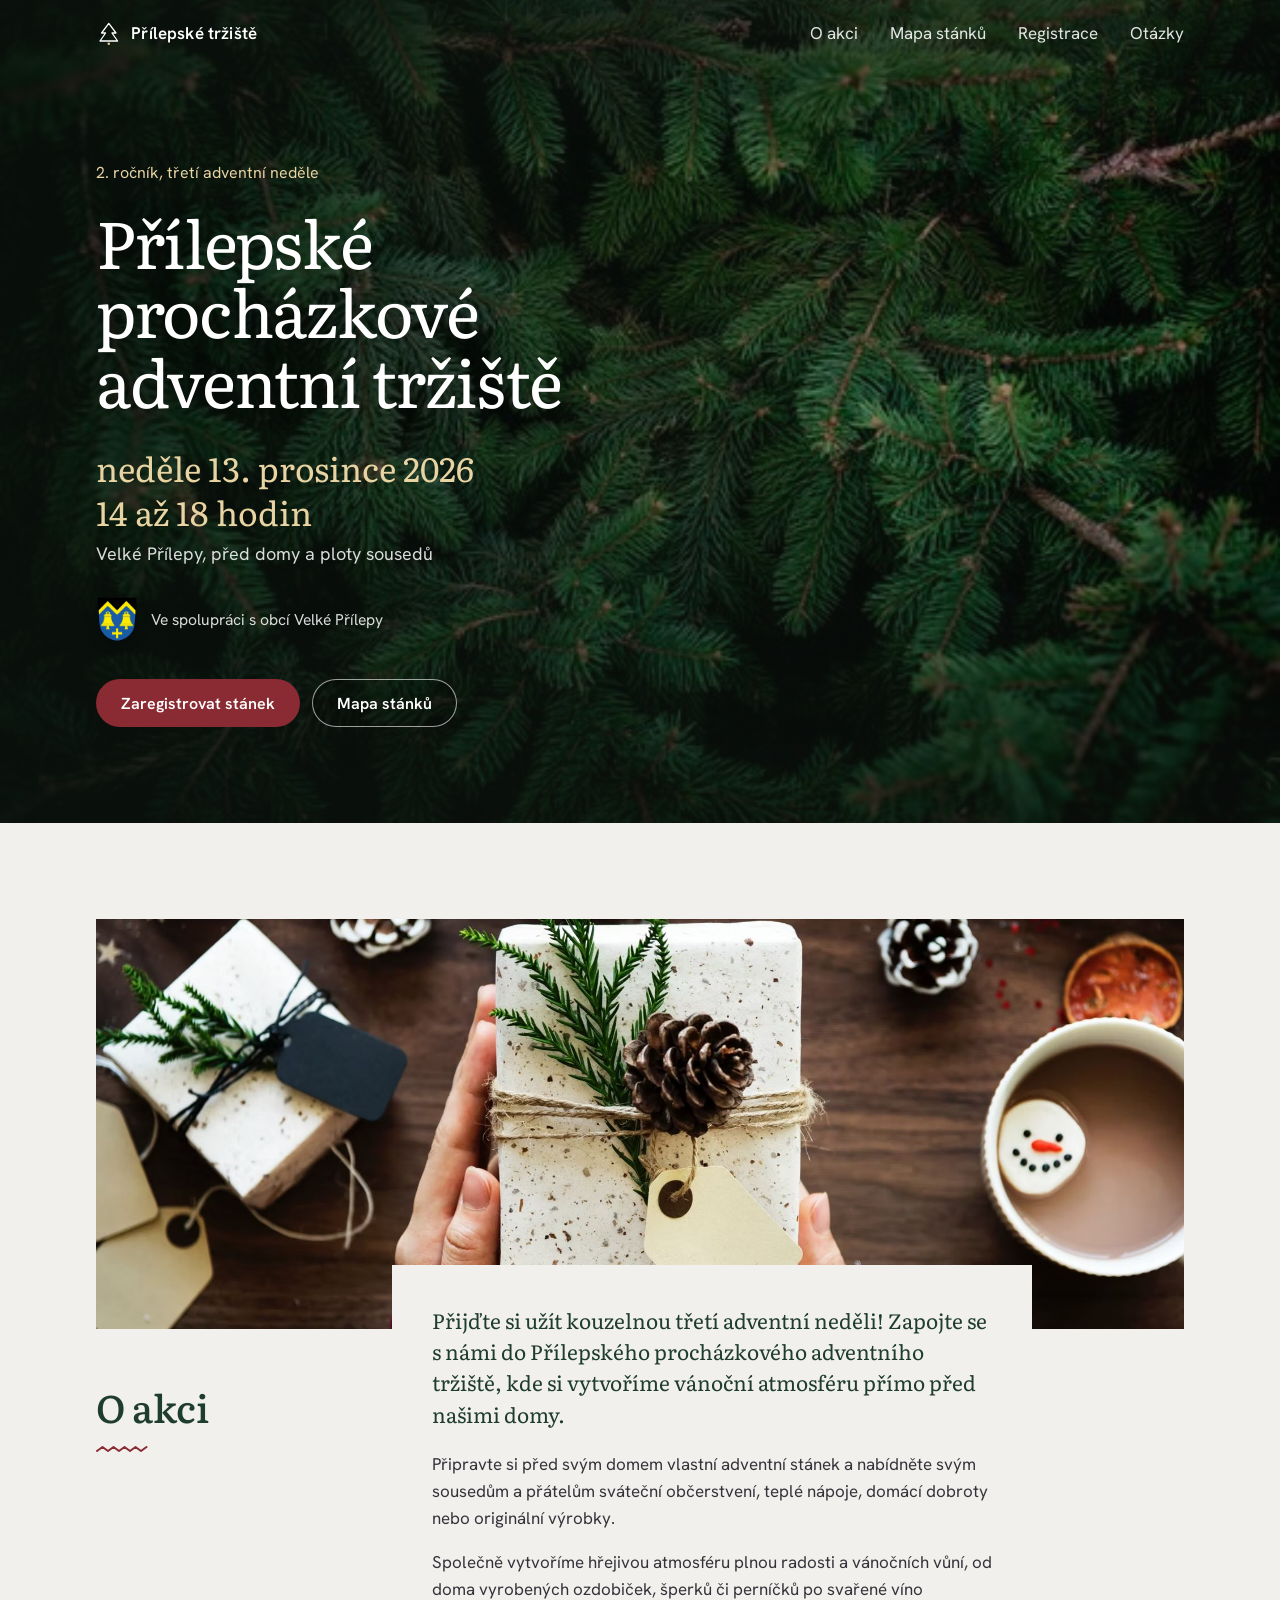
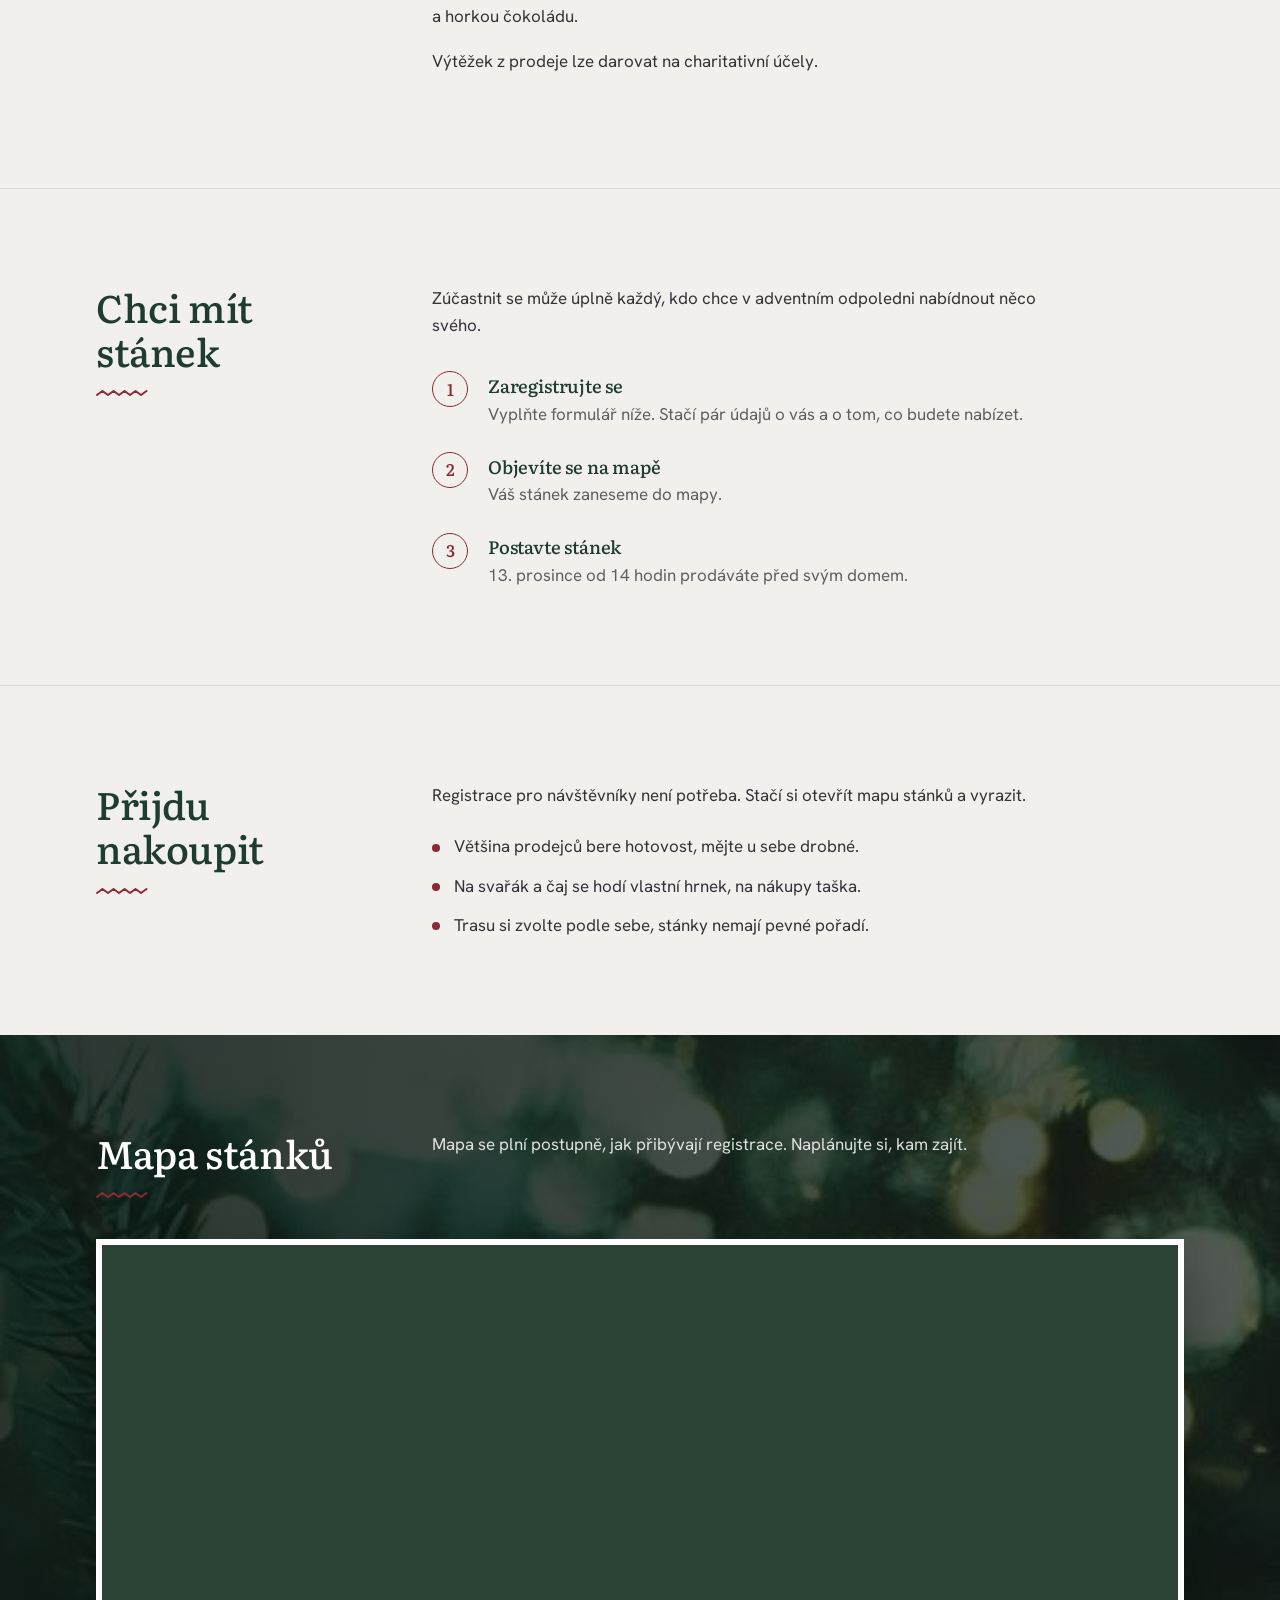
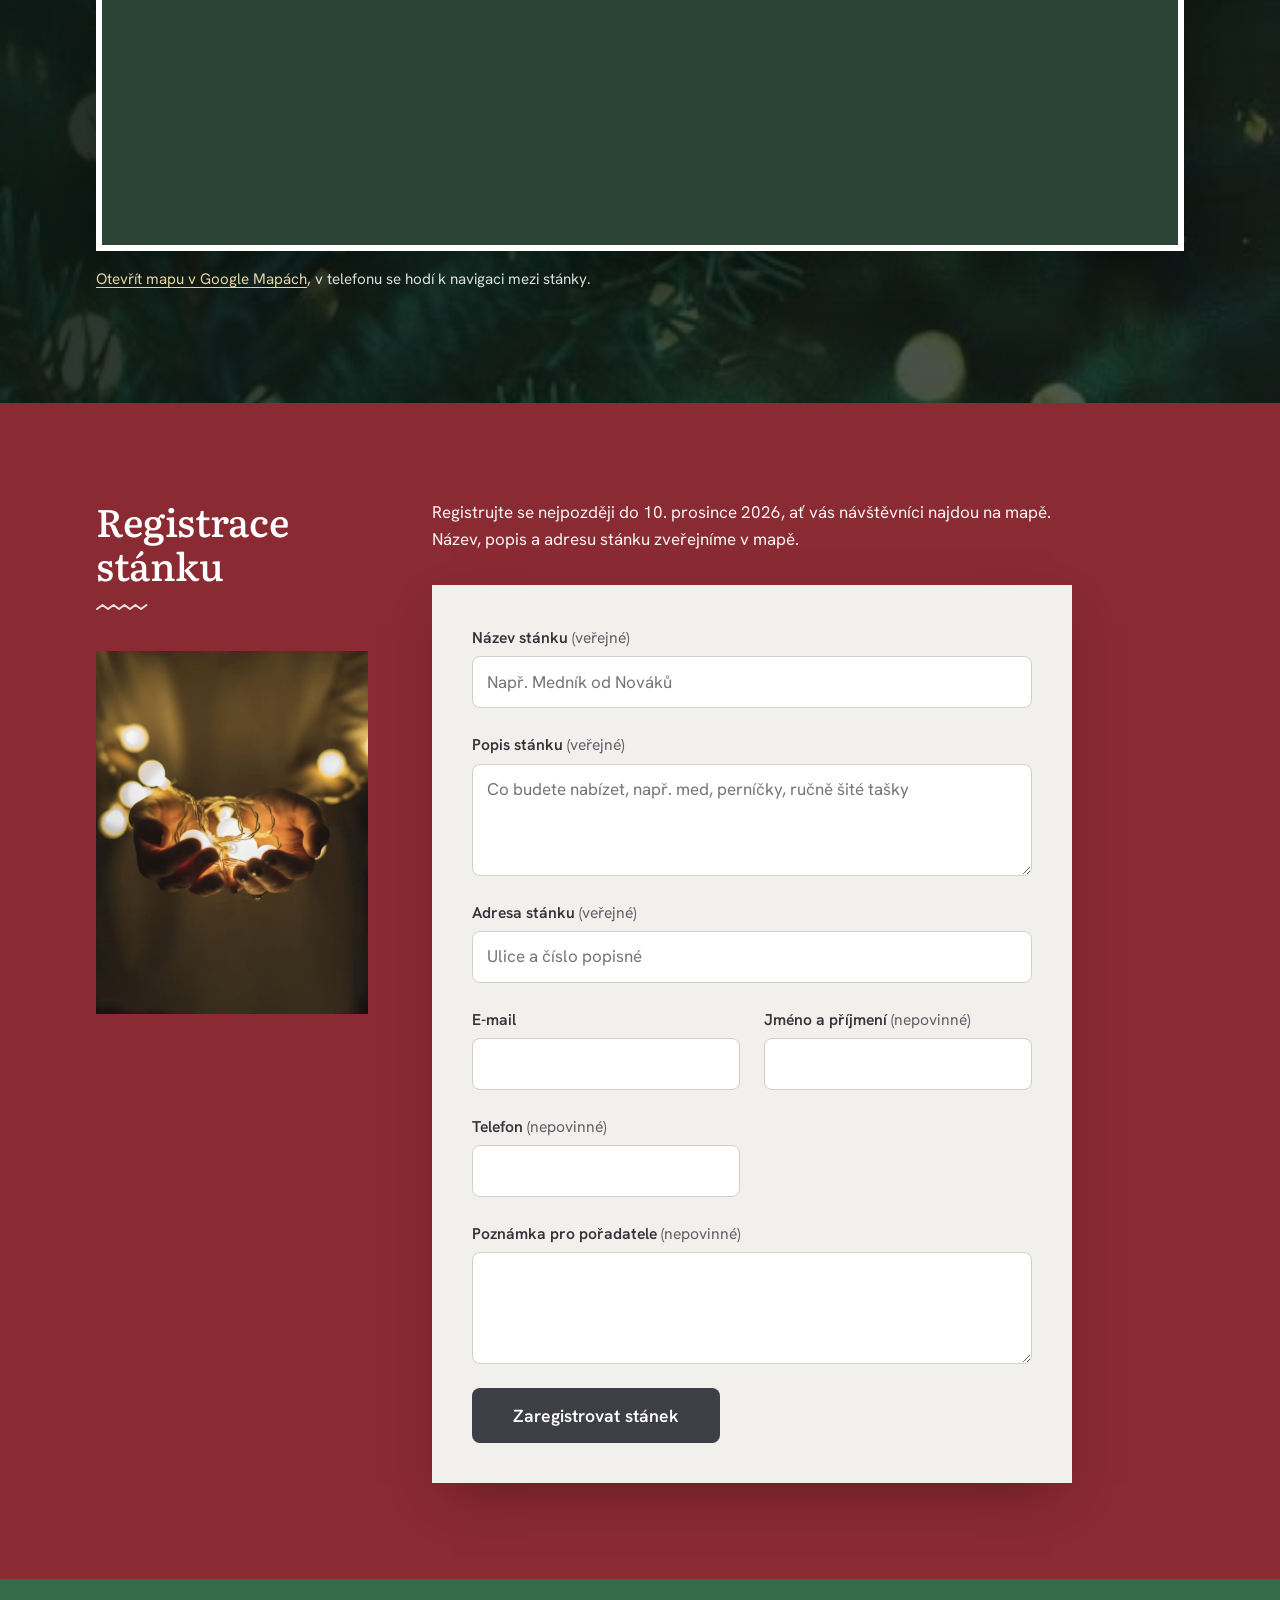
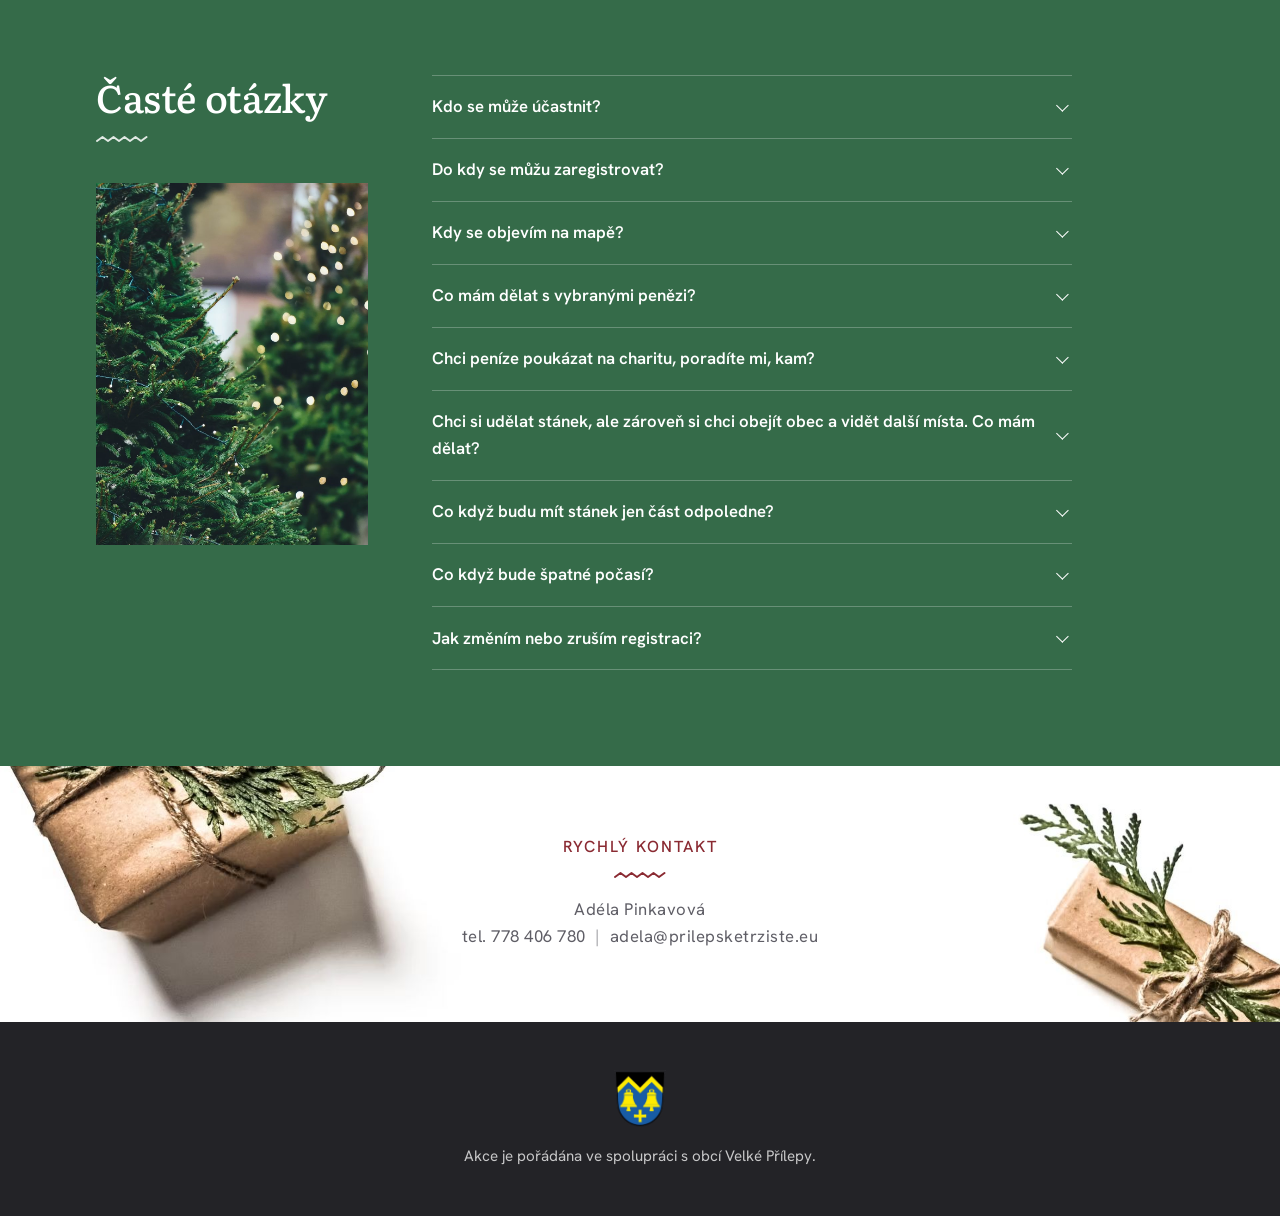
<file: index.html>
<!doctype html>
<html lang="cs">
<head>
<meta charset="utf-8">
<meta name="viewport" content="width=device-width, initial-scale=1">
<title>Přílepské procházkové adventní tržiště 2026</title>
<meta name="description" content="Neděle 13. prosince 2026 od 14 do 18 hodin ve Velkých Přílepech. Sousedé prodávají domácí výrobky před svými domy, vy se procházíte obcí podle mapy stánků. Registrace stánků online.">
<meta property="og:title" content="Přílepské procházkové adventní tržiště 2026">
<meta property="og:description" content="13. prosince 2026, 14–18 h, Velké Přílepy. Stánky před domy, mapa stánků a registrace.">
<meta property="og:type" content="website">
<meta property="og:url" content="https://prilepsketrziste.eu/">
<meta property="og:image" content="https://prilepsketrziste.eu/img/foto-oakci.jpg">
<meta name="theme-color" content="#142a20">
<link rel="icon" href="favicon.svg" type="image/svg+xml">
<link rel="preload" href="fonts/literata-latin-wght-normal.woff2" as="font" type="font/woff2" crossorigin>
<link rel="preload" href="fonts/hanken-grotesk-latin-wght-normal.woff2" as="font" type="font/woff2" crossorigin>
<link rel="stylesheet" href="styles.css">
</head>
<body>
<a class="skip" href="#obsah">Přeskočit na obsah</a>

<header class="lista">
  <div class="obal">
    <a class="znacka" href="#top" aria-label="Přílepské tržiště – úvod">
      <svg viewBox="0 0 32 32" aria-hidden="true"><path d="M16 3 L25 15 H20 L27 25 H5 L12 15 H7 Z" fill="none" stroke="currentColor" stroke-width="1.6" stroke-linejoin="round"/><circle cx="16" cy="28.5" r="1.6" fill="#e2c88f"/></svg>
      Přílepské tržiště
    </a>
    <nav aria-label="Hlavní navigace">
      <a href="#o-akci">O&nbsp;akci</a>
      <a href="#mapa">Mapa stánků</a>
      <a href="#registrace">Registrace</a>
      <a href="#otazky">Otázky</a>
    </nav>
  </div>
</header>

<section class="uvod" id="top">
  <div class="obal">
    <div class="uvod-text">
      <p class="rocnik">2.&nbsp;ročník, třetí adventní neděle</p>
      <h1>Přílepské procházkové adventní tržiště</h1>
      <div class="termin">
        <span class="den">neděle 13.&nbsp;prosince 2026</span>
        <span class="den">14 až 18 hodin</span>
        <span class="kde">Velké Přílepy, před domy a&nbsp;ploty sousedů</span>
      </div>
      <p class="spoluprace"><img src="img/logo-obec.png" alt="Znak obce Velké Přílepy" width="110" height="124">Ve spolupráci s&nbsp;obcí Velké Přílepy</p>
      <div class="akce">
        <a class="tlacitko tlacitko-hlavni" href="#registrace">Zaregistrovat stánek</a>
        <a class="tlacitko tlacitko-obrys" href="#mapa">Mapa stánků</a>
      </div>
    </div>
  </div>
</section>

<main id="obsah">

  <div class="obal banner-obal"><div class="banner" role="img" aria-label="Dárek zabalený s jedlovou větvičkou a šiškou, vedle hrnek kakaa"></div></div>

  <section class="sekce sekce-svetla o-akci" id="o-akci">
    <div class="obal dvousloupec karta">
      <h2>O&nbsp;akci</h2>
      <div class="text">
        <p class="perex">Přijďte si užít kouzelnou třetí adventní neděli! Zapojte se s&nbsp;námi do Přílepského procházkového adventního tržiště, kde si vytvoříme vánoční atmosféru přímo před našimi domy.</p>
        <p>Připravte si před svým domem vlastní adventní stánek a&nbsp;nabídněte svým sousedům a&nbsp;přátelům sváteční občerstvení, teplé nápoje, domácí dobroty nebo originální výrobky.</p>
        <p>Společně vytvoříme hřejivou atmosféru plnou radosti a&nbsp;vánočních vůní, od doma vyrobených ozdobiček, šperků či perníčků po svařené víno a&nbsp;horkou čokoládu.</p>
        <p>Výtěžek z&nbsp;prodeje lze darovat na charitativní účely.</p>
      </div>
    </div>
  </section>

  <section class="sekce sekce-svetla" id="prodejci">
    <div class="obal dvousloupec">
      <h2>Chci mít stánek</h2>
      <div class="text">
        <p>Zúčastnit se může úplně každý, kdo chce v&nbsp;adventním odpoledni nabídnout něco svého.</p>
        <ol class="kroky">
          <li><h3>Zaregistrujte se</h3><p>Vyplňte formulář níže. Stačí pár údajů o&nbsp;vás a&nbsp;o&nbsp;tom, co budete nabízet.</p></li>
          <li><h3>Objevíte se na mapě</h3><p>Váš stánek zaneseme do mapy.</p></li>
          <li><h3>Postavte stánek</h3><p>13.&nbsp;prosince od 14 hodin prodáváte před svým domem.</p></li>
        </ol>
      </div>
    </div>
  </section>

  <section class="sekce sekce-svetla" id="navstevnici">
    <div class="obal dvousloupec">
      <h2>Přijdu nakoupit</h2>
      <div class="text">
        <p>Registrace pro návštěvníky není potřeba. Stačí si otevřít mapu stánků a&nbsp;vyrazit.</p>
        <ul class="rady">
          <li>Většina prodejců bere hotovost, mějte u&nbsp;sebe drobné.</li>
          <li>Na svařák a&nbsp;čaj se hodí vlastní hrnek, na nákupy taška.</li>
          <li>Trasu si zvolte podle sebe, stánky nemají pevné pořadí.</li>
        </ul>
      </div>
    </div>
  </section>

  <section class="sekce mapa-sekce" id="mapa">
    <div class="obal">
      <div class="dvousloupec">
        <h2>Mapa stánků</h2>
        <div class="text">
          <p>Mapa se plní postupně, jak přibývají registrace. Naplánujte si, kam zajít.</p>
        </div>
      </div>
      <div class="mapa-ram">
        <iframe src="https://www.google.com/maps/d/embed?mid=1ZEdaFKZbdHXLk3kvcjv60dHEAOLEF6A&amp;ll=50.159321%2C14.318281&amp;z=16" title="Mapa stánků Přílepského adventního tržiště" loading="lazy"></iframe>
      </div>
      <p class="mapa-odkaz"><a href="https://www.google.com/maps/d/viewer?mid=1ZEdaFKZbdHXLk3kvcjv60dHEAOLEF6A" target="_blank" rel="noopener">Otevřít mapu v&nbsp;Google Mapách</a>, v&nbsp;telefonu se hodí k&nbsp;navigaci mezi stánky.</p>
    </div>
  </section>

  <section class="sekce registrace" id="registrace">
    <div class="obal dvousloupec">
      <div class="hlava">
        <h2>Registrace stánku</h2>
        <div class="foto" aria-hidden="true"></div>
      </div>
      <div class="text">
        <p class="uvodni">Registrujte se nejpozději do 10.&nbsp;prosince 2026, ať vás návštěvníci najdou na mapě. Název, popis a&nbsp;adresu stánku zveřejníme v&nbsp;mapě.</p>

        <form class="formular" name="registrace" method="POST" action="/dekujeme.html" data-netlify="true" netlify-honeypot="bot-field">
          <input type="hidden" name="form-name" value="registrace">
          <p class="skryte"><label>Toto pole nevyplňujte: <input name="bot-field" tabindex="-1" autocomplete="off"></label></p>

          <div class="pole">
            <label for="nazev">Název stánku <span class="nepovinne">(veřejné)</span></label>
            <input id="nazev" name="nazev_stanku" type="text" placeholder="Např. Medník od Nováků" required>
          </div>

          <div class="pole">
            <label for="popis">Popis stánku <span class="nepovinne">(veřejné)</span></label>
            <textarea id="popis" name="popis_stanku" required placeholder="Co budete nabízet, např. med, perníčky, ručně šité tašky"></textarea>
          </div>

          <div class="pole">
            <label for="adresa">Adresa stánku <span class="nepovinne">(veřejné)</span></label>
            <input id="adresa" name="adresa" type="text" autocomplete="street-address" placeholder="Ulice a číslo popisné" required>
          </div>

          <div class="radek radek-2">
            <div class="pole">
              <label for="email">E-mail</label>
              <input id="email" name="email" type="email" autocomplete="email" required>
            </div>
            <div class="pole">
              <label for="jmeno">Jméno a&nbsp;příjmení <span class="nepovinne">(nepovinné)</span></label>
              <input id="jmeno" name="jmeno" type="text" autocomplete="name">
            </div>
          </div>

          <div class="radek radek-2">
            <div class="pole">
              <label for="telefon">Telefon <span class="nepovinne">(nepovinné)</span></label>
              <input id="telefon" name="telefon" type="tel" autocomplete="tel">
            </div>
          </div>

          <div class="pole">
            <label for="poznamka">Poznámka pro pořadatele <span class="nepovinne">(nepovinné)</span></label>
            <textarea id="poznamka" name="poznamka"></textarea>
          </div>

          <div class="odeslat">
            <button class="tlacitko tlacitko-hlavni" type="submit">Zaregistrovat stánek</button>
          </div>
        </form>
      </div>
    </div>
  </section>

  <section class="sekce otazky-sekce" id="otazky">
    <div class="obal dvousloupec">
      <div class="hlava">
        <h2>Časté otázky</h2>
        <div class="foto" aria-hidden="true"></div>
      </div>
      <div class="text otazky">
        <details>
          <summary>Kdo se může účastnit?</summary>
          <p>Úplně každý. Ten, kdo vyrábí třeba domácí ozdoby; ten, kdo napekl moc cukroví a&nbsp;chce ho prodat sousedům; děti, které vždycky toužily mít svůj prodejní stánek; i&nbsp;ti, co si chtějí jen popovídat se sousedy a&nbsp;uvaří k&nbsp;tomu grog nebo kakao.</p>
        </details>
        <details>
          <summary>Do kdy se můžu zaregistrovat?</summary>
          <p>Nejpozději do 10.&nbsp;prosince 2026. Čím dřív, tím líp, ať vás návštěvníci najdou na mapě už při plánování trasy.</p>
        </details>
        <details>
          <summary>Kdy se objevím na mapě?</summary>
          <p>Registrace procházíme ručně, obvykle do několika dnů. Pokud by něco chybělo, ozveme se vám na e-mail.</p>
        </details>
        <details>
          <summary>Co mám dělat s&nbsp;vybranými penězi?</summary>
          <p>Někdo se rozhodne si tržbu ponechat, někdo ji zase poukáže na dobročinné účely. Někdo například rozdělí výtěžek napůl – na pokrytí svých nákladů a&nbsp;na charitu. Vše je v&nbsp;pořádku.</p>
        </details>
        <details>
          <summary>Chci peníze poukázat na charitu, poradíte mi, kam?</summary>
          <p>Pokud chcete utržené peníze poukázat na charitu a&nbsp;nevíte kam, ozvěte se nám. Máme ověřené dobročinné organizace, kam sami roky přispíváme a&nbsp;důvěřujeme jim, můžeme vám dát kontakt. Není nicméně cílem podporovat jednu konkrétní organizaci, konečné rozhodnutí je na každém účastníkovi.</p>
        </details>
        <details>
          <summary>Chci si udělat stánek, ale zároveň si chci obejít obec a&nbsp;vidět další místa. Co mám dělat?</summary>
          <p>Pokud chcete, můžete také vyrazit na procházku a&nbsp;svůj stánek nechat chvíli žít vlastním životem. Nechte na místě kasičku nebo papír s&nbsp;QR kódem a&nbsp;případně i&nbsp;popis vašeho zboží nebo vzkaz zákazníkům.</p>
        </details>
        <details>
          <summary>Co když budu mít stánek jen část odpoledne?</summary>
          <p>Nevadí. Napište nám to do poznámky v&nbsp;registraci a&nbsp;čas uvedeme v&nbsp;mapě, aby k&nbsp;vám nikdo nepřišel zbytečně.</p>
        </details>
        <details>
          <summary>Co když bude špatné počasí?</summary>
          <p>Tržiště se koná za každého počasí. Jestli si stánek postavíte pod přístřeškem, ve vjezdu nebo v&nbsp;altánu, je na vás.</p>
        </details>
        <details>
          <summary>Jak změním nebo zruším registraci?</summary>
          <p>Napište nám na <a href="mailto:adela@prilepsketrziste.eu">adela@prilepsketrziste.eu</a> a&nbsp;údaje v&nbsp;mapě upravíme nebo stánek odebereme.</p>
        </details>
      </div>
    </div>
  </section>

</main>

<section class="kontakt" aria-labelledby="kontakt-nadpis">
  <h2 id="kontakt-nadpis">Rychlý kontakt</h2>
  <p>Adéla Pinkavová</p>
  <p><a href="tel:+420778406780">tel. 778&nbsp;406&nbsp;780</a><span class="oddel">|</span><a href="mailto:adela@prilepsketrziste.eu">adela@prilepsketrziste.eu</a></p>
</section>

<footer class="paticka">
  <img src="img/logo-obec.png" alt="Znak obce Velké Přílepy" width="110" height="124">
  <p>Akce je pořádána ve spolupráci s&nbsp;obcí Velké Přílepy.</p>
</footer>
</body>
</html>
</file>
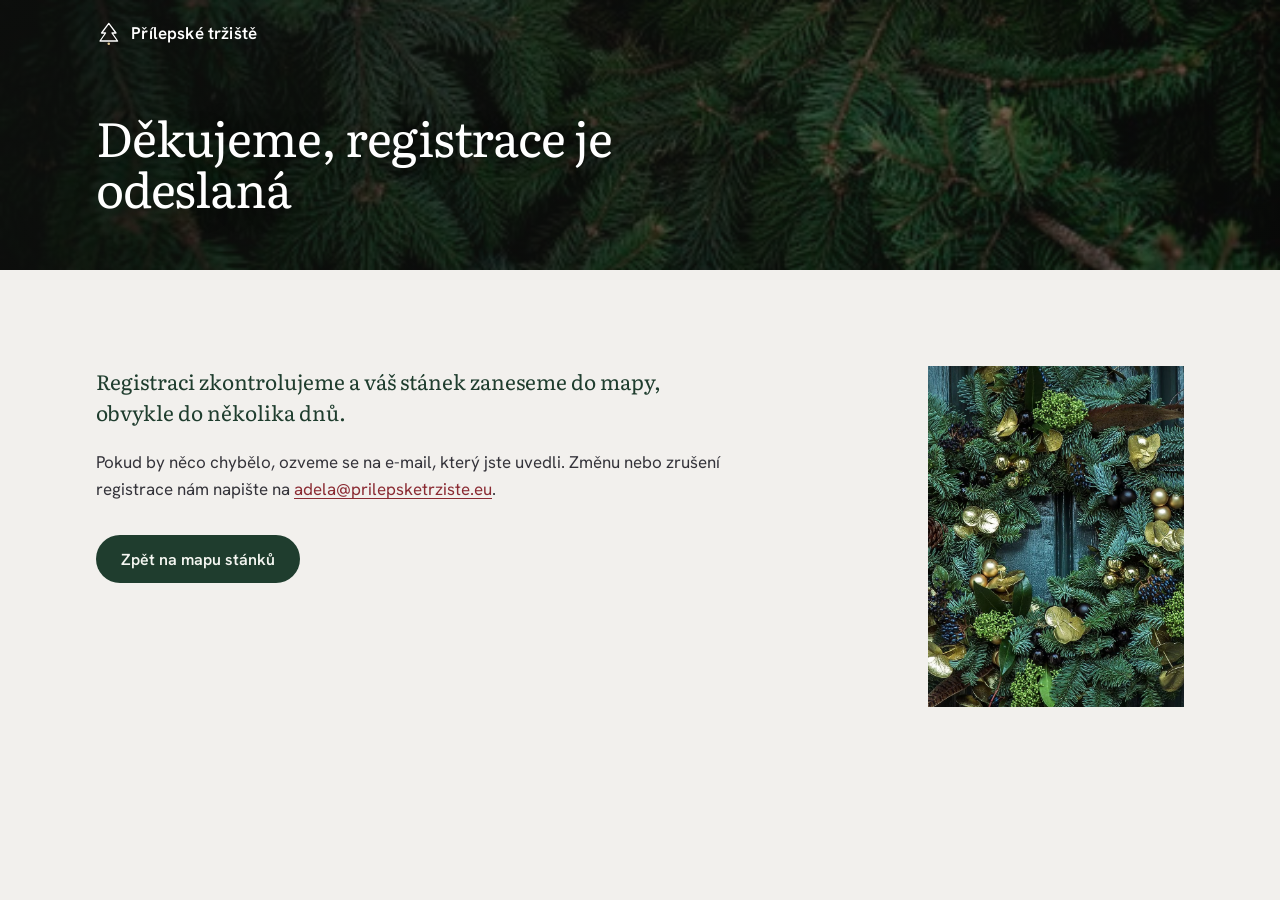
<file: dekujeme.html>
<!doctype html>
<html lang="cs">
<head>
<meta charset="utf-8">
<meta name="viewport" content="width=device-width, initial-scale=1">
<title>Registrace odeslána – Přílepské tržiště</title>
<meta name="robots" content="noindex">
<meta name="theme-color" content="#142a20">
<link rel="icon" href="favicon.svg" type="image/svg+xml">
<link rel="stylesheet" href="styles.css">
</head>
<body class="podstranka">
<header class="lista">
  <div class="obal">
    <a class="znacka" href="/">
      <svg viewBox="0 0 32 32" aria-hidden="true"><path d="M16 3 L25 15 H20 L27 25 H5 L12 15 H7 Z" fill="none" stroke="currentColor" stroke-width="1.6" stroke-linejoin="round"/><circle cx="16" cy="28.5" r="1.6" fill="#e2c88f"/></svg>
      Přílepské tržiště
    </a>
  </div>
</header>
<section class="uvod">
  <div class="obal">
    <div class="uvod-text">
      <h1>Děkujeme, registrace je odeslaná</h1>
    </div>
  </div>
</section>
<main class="sekce">
  <div class="obal dekujeme-obsah">
    <div class="dokument">
    <p class="perex" style="font-family:var(--serif);font-size:1.3rem;color:var(--jedle)">Registraci zkontrolujeme a&nbsp;váš stánek zaneseme do mapy, obvykle do několika dnů.</p>
    <p>Pokud by něco chybělo, ozveme se na e-mail, který jste uvedli. Změnu nebo zrušení registrace nám napište na <a href="mailto:adela@prilepsketrziste.eu">adela@prilepsketrziste.eu</a>.</p>
    <p style="margin-top:2rem"><a class="tlacitko tlacitko-hlavni" style="background:var(--jedle);color:#f4f6f1" href="/#mapa">Zpět na mapu stánků</a></p>
    </div>
    <div class="foto" aria-hidden="true"></div>
  </div>
</main>
</body>
</html>
</file>
<file: styles.css>
/* Přílepské procházkové adventní tržiště – styly */

@font-face {
  font-family: "Literata";
  src: url("fonts/literata-latin-ext-wght-normal.woff2") format("woff2-variations");
  font-weight: 200 900; font-style: normal; font-display: swap;
  unicode-range: U+0100-02BA, U+02BD-02C5, U+02C7-02CC, U+02CE-02D7, U+02DD-02FF, U+0304, U+0308, U+0329, U+1D00-1DBF, U+1E00-1E9F, U+1EF2-1EFF, U+2020, U+20A0-20AB, U+20AD-20C0, U+2113, U+2C60-2C7F, U+A720-A7FF;
}
@font-face {
  font-family: "Literata";
  src: url("fonts/literata-latin-wght-normal.woff2") format("woff2-variations");
  font-weight: 200 900; font-style: normal; font-display: swap;
  unicode-range: U+0000-00FF, U+0131, U+0152-0153, U+02BB-02BC, U+02C6, U+02DA, U+02DC, U+0304, U+0308, U+0329, U+2000-206F, U+20AC, U+2122, U+2191, U+2193, U+2212, U+2215, U+FEFF, U+FFFD;
}
@font-face {
  font-family: "Hanken Grotesk";
  src: url("fonts/hanken-grotesk-latin-ext-wght-normal.woff2") format("woff2-variations");
  font-weight: 100 900; font-style: normal; font-display: swap;
  unicode-range: U+0100-02BA, U+02BD-02C5, U+02C7-02CC, U+02CE-02D7, U+02DD-02FF, U+0304, U+0308, U+0329, U+1D00-1DBF, U+1E00-1E9F, U+1EF2-1EFF, U+2020, U+20A0-20AB, U+20AD-20C0, U+2113, U+2C60-2C7F, U+A720-A7FF;
}
@font-face {
  font-family: "Hanken Grotesk";
  src: url("fonts/hanken-grotesk-latin-wght-normal.woff2") format("woff2-variations");
  font-weight: 100 900; font-style: normal; font-display: swap;
  unicode-range: U+0000-00FF, U+0131, U+0152-0153, U+02BB-02BC, U+02C6, U+02DA, U+02DC, U+0304, U+0308, U+0329, U+2000-206F, U+20AC, U+2122, U+2191, U+2193, U+2212, U+2215, U+FEFF, U+FFFD;
}

:root {
  --pozadi: #f2f0ed;       /* teplá světle šedá jako na původním webu */
  --bila: #ffffff;
  --jedle: #1f3d2e;        /* tmavá jedlová – nadpisy */
  --jedle-noc: #13241b;
  --zelena: #356b49;       /* zelený panel s otázkami */
  --cervena: #8a2a32;      /* bordó akcent */
  --cervena-svetla: #a3373f;
  --grafit: #232327;       /* patička */
  --tlacitko: #3e3e46;
  --inkoust: #34333a;
  --inkoust-2: #5f5e66;
  --linka: #dcd8d2;
  --zlato-svetle: #e8d3a2;

  --serif: "Literata", Georgia, "Times New Roman", serif;
  --sans: "Hanken Grotesk", system-ui, -apple-system, "Segoe UI", sans-serif;
  --mira: 40rem;
  --vlnka: url("data:image/svg+xml,%3Csvg xmlns='http://www.w3.org/2000/svg' width='52' height='8' viewBox='0 0 52 8'%3E%3Cpath d='M1 6 L6.5 2 L12 6 L17.5 2 L23 6 L28.5 2 L34 6 L39.5 2 L45 6 L50.5 2' fill='none' stroke='%238a2a32' stroke-width='2' stroke-linecap='round' stroke-linejoin='round'/%3E%3C/svg%3E");
}

*, *::before, *::after { box-sizing: border-box; }
html { -webkit-text-size-adjust: 100%; scroll-behavior: smooth; }
@media (prefers-reduced-motion: reduce) { html { scroll-behavior: auto; } }

body {
  margin: 0;
  background: var(--pozadi);
  color: var(--inkoust);
  font-family: var(--sans);
  font-size: 1.0625rem;
  line-height: 1.6;
  font-feature-settings: "kern", "liga";
  text-rendering: optimizeLegibility;
}

img, svg, iframe { display: block; max-width: 100%; }
a { color: var(--cervena); text-decoration-thickness: 1px; text-underline-offset: 0.18em; }
a:hover { color: var(--jedle); }
:focus-visible { outline: 2px solid var(--cervena); outline-offset: 3px; border-radius: 2px; }

h1, h2, h3 { font-family: var(--serif); font-weight: 500; line-height: 1.15; margin: 0; letter-spacing: -0.01em; }
h2 { font-size: clamp(1.75rem, 1.3rem + 1.6vw, 2.4rem); color: var(--jedle); }
/* červená vlnka pod nadpisem jako na původním webu */
h2::after { content: ""; display: block; width: 52px; height: 8px; margin-top: 1rem; background: var(--vlnka) no-repeat; }
h3 { font-size: 1.2rem; color: var(--jedle); }
p { margin: 0 0 1em; }

.skip { position: absolute; left: -999px; top: 0.5rem; background: var(--bila); padding: 0.5rem 1rem; z-index: 10; }
.skip:focus { left: 0.5rem; }

.obal { width: 100%; max-width: 72rem; margin: 0 auto; padding: 0 1.25rem; }
@media (min-width: 48rem) { .obal { padding: 0 2rem; } }

/* ---------- Navigace ---------- */
.lista { position: absolute; inset: 0 0 auto 0; z-index: 5; color: #fff; }
.lista .obal { display: flex; justify-content: space-between; align-items: center; gap: 1rem; padding-top: 1.25rem; padding-bottom: 1.25rem; }
.znacka { display: flex; align-items: center; gap: 0.6rem; color: inherit; text-decoration: none; font-weight: 600; letter-spacing: 0.01em; }
.znacka svg { width: 1.6rem; height: 1.6rem; }
.lista nav { display: none; }
.lista nav a { color: inherit; text-decoration: none; margin-left: 1.75rem; opacity: 0.88; }
.lista nav a:hover { opacity: 1; color: var(--zlato-svetle); }
@media (min-width: 52rem) { .lista nav { display: block; } }

/* ---------- Úvod: fotka přes celou šířku ---------- */
.uvod {
  position: relative; isolation: isolate;
  min-height: min(50rem, 100svh);
  display: flex; align-items: flex-end;
  color: #fff;
  padding: 8rem 0 4rem;
  background:
    linear-gradient(90deg, rgba(10,18,13,.8) 0%, rgba(10,18,13,.55) 50%, rgba(10,18,13,.3) 100%),
    linear-gradient(0deg, rgba(14,16,14,.55) 0%, rgba(14,16,14,0) 40%),
    linear-gradient(180deg, rgba(14,16,14,.55) 0%, rgba(14,16,14,0) 10rem),
    url("img/foto-uvod.jpg") center / cover no-repeat,
    var(--jedle-noc);
}
@media (max-width: 47.99rem) {
  .uvod {
    background:
      linear-gradient(0deg, rgba(14,16,14,.9) 0%, rgba(14,16,14,.65) 60%, rgba(14,16,14,.45) 100%),
      url("img/foto-uvod.jpg") center / cover no-repeat,
      var(--jedle-noc);
  }
}
@media (min-width: 48rem) { .uvod { padding: 10rem 0 6rem; align-items: center; } }

.uvod-text { max-width: 36rem; }
.rocnik { font-size: 1rem; color: var(--zlato-svetle); margin: 0 0 1.25rem; }
.uvod h1 {
  font-size: clamp(2.3rem, 1.4rem + 3.6vw, 4.1rem);
  font-weight: 400; line-height: 1.06; letter-spacing: -0.02em;
  text-shadow: 0 2px 24px rgba(0,0,0,.45);
}
.termin { margin: 2rem 0 0; display: grid; gap: 0.1rem; }
.termin .den {
  font-family: var(--serif);
  font-size: clamp(1.5rem, 1.15rem + 1.4vw, 2.1rem);
  color: var(--zlato-svetle); line-height: 1.25;
}
.termin .kde { font-size: 1.125rem; color: rgba(255,255,255,.85); margin-top: 0.4rem; }

.spoluprace { display: flex; align-items: center; gap: 0.85rem; margin: 1.75rem 0 2.25rem; color: rgba(255,255,255,.85); font-size: 0.98rem; }
.spoluprace img { width: 2.6rem; height: auto; flex: none; filter: drop-shadow(0 2px 6px rgba(0,0,0,.35)); }

.akce { display: flex; flex-wrap: wrap; gap: 0.75rem; }
.tlacitko {
  display: inline-flex; align-items: center; justify-content: center;
  min-height: 3rem; padding: 0.7rem 1.5rem;
  border-radius: 999px; border: 1px solid transparent;
  font: 600 1rem/1.2 var(--sans); text-decoration: none; cursor: pointer;
  transition: background-color .2s, color .2s, border-color .2s;
}
.tlacitko-hlavni { background: var(--cervena); color: #fff; }
.tlacitko-hlavni:hover { background: var(--cervena-svetla); color: #fff; }
.tlacitko-obrys { border-color: rgba(255,255,255,.6); color: #fff; background: rgba(0,0,0,.15); }
.tlacitko-obrys:hover { border-color: #fff; color: #fff; background: rgba(0,0,0,.3); }

/* ---------- Obsahové sekce ---------- */
.sekce { padding: 4.5rem 0; }
@media (min-width: 48rem) { .sekce { padding: 6rem 0; } }
.sekce-svetla + .sekce-svetla { border-top: 1px solid var(--linka); }

.dvousloupec { display: grid; gap: 2rem; }
@media (min-width: 56rem) {
  .dvousloupec { grid-template-columns: 17rem minmax(0, 1fr); gap: 4rem; }
}
.dvousloupec > h2, .dvousloupec > .hlava { align-self: start; }
.text { max-width: var(--mira); }
.perex { font-family: var(--serif); font-size: 1.3rem; line-height: 1.5; color: var(--jedle); }
.nabidka { color: var(--cervena); }

/* O akci: široká fotka, text na ni najíždí */
.banner-obal { padding-top: 4.5rem; }
@media (min-width: 48rem) { .banner-obal { padding-top: 6rem; } }
.banner {
  height: clamp(14rem, 32vw, 26rem);
  background: url("img/foto-oakci.jpg") center 40% / cover no-repeat, #3a2a24;
}
.o-akci { padding-top: 2.5rem; }
@media (min-width: 56rem) {
  .o-akci { padding-top: 3.5rem; }
  .o-akci .text {
    position: relative; margin-top: -7.5rem; margin-left: -2.5rem;
    background: var(--pozadi); padding: 2.5rem 2.5rem 0;
  }
}

/* kroky pro prodejce */
.kroky { list-style: none; padding: 0; margin: 2rem 0 0; counter-reset: krok; display: grid; gap: 1.5rem; }
.kroky li { counter-increment: krok; display: grid; grid-template-columns: 2.5rem 1fr; gap: 0 1rem; }
.kroky li::before {
  content: counter(krok); grid-row: span 2;
  width: 2.25rem; height: 2.25rem; border-radius: 50%;
  border: 1px solid var(--cervena); color: var(--cervena);
  display: grid; place-items: center;
  font: 500 1.05rem/1 var(--serif);
}
.kroky h3 { font-size: 1.125rem; margin-top: 0.3rem; }
.kroky p { margin: 0.25rem 0 0; color: var(--inkoust-2); }

.rady { margin: 1.5rem 0 0; padding: 0; list-style: none; display: grid; gap: 0.75rem; }
.rady li { padding-left: 1.4rem; position: relative; }
.rady li::before { content: ""; position: absolute; left: 0; top: 0.6em; width: 0.5rem; height: 0.5rem; border-radius: 50%; background: var(--cervena); }

/* ---------- Mapa: jedlová větev v pozadí ---------- */
.mapa-sekce {
  color: #fff;
  background:
    linear-gradient(90deg, rgba(12,26,20,.88) 0%, rgba(12,26,20,.7) 100%),
    url("img/foto-svetylka.jpg") center 40% / cover no-repeat,
    var(--jedle-noc);
}
.mapa-sekce h2 { color: #fff; }
.mapa-sekce .text p { color: rgba(255,255,255,.85); }
.mapa-sekce a { color: var(--zlato-svetle); }
.mapa-ram {
  margin-top: 2.5rem;
  aspect-ratio: 4 / 3;
  background: #2b4436;
  border: 6px solid #fff;
  box-shadow: 0 24px 60px rgba(0,0,0,.35);
}
@media (min-width: 48rem) { .mapa-ram { aspect-ratio: 16 / 9; } }
.mapa-ram iframe { width: 100%; height: 100%; border: 0; }
.mapa-odkaz { margin-top: 1rem; font-size: 0.95rem; color: rgba(255,255,255,.85); }

/* ---------- Registrace: červený panel ---------- */
.registrace { background: var(--cervena); color: #fff; }
.registrace h2 { color: #fff; }
.registrace h2::after { filter: brightness(0) invert(1); opacity: .85; }
.registrace .uvodni { color: rgba(255,255,255,.95); }
.registrace .hlava .foto { display: none; }
@media (min-width: 56rem) {
  .registrace .hlava .foto { display: block; margin-top: 2.5rem; aspect-ratio: 3 / 4; background-image: url("img/foto-svetla.jpg"); }
}
.foto { background-color: #3a3530; background-size: cover; background-position: center; }

.formular {
  margin-top: 2rem;
  background: var(--pozadi);
  color: var(--inkoust);
  padding: 1.5rem;
  display: grid; gap: 1.5rem;
  box-shadow: 0 20px 50px -20px rgba(40,8,12,.5);
}
@media (min-width: 48rem) { .formular { padding: 2.5rem; } }
.radek { display: grid; gap: 1.5rem; }
@media (min-width: 40rem) { .radek-2 { grid-template-columns: 1fr 1fr; } }

.pole { display: grid; gap: 0.4rem; }
.pole label { font-weight: 600; font-size: 0.98rem; }
.nepovinne { font-weight: 400; color: var(--inkoust-2); }

input[type="text"], input[type="email"], input[type="tel"], textarea {
  width: 100%;
  font: inherit; color: inherit;
  background: #fff;
  border: 1px solid #d3cec7;
  border-radius: 8px;
  padding: 0.7rem 0.9rem;
  min-height: 3rem;
}
textarea { min-height: 7rem; resize: vertical; }
input:focus, textarea:focus { outline: 2px solid var(--cervena); outline-offset: 1px; border-color: var(--cervena); }
input:user-invalid, textarea:user-invalid { border-color: #8a2a32; }

.odeslat .tlacitko { background: var(--tlacitko); color: #fff; border-radius: 8px; width: 100%; font-size: 1.1rem; min-height: 3.4rem; }
.odeslat .tlacitko:hover { background: #2b2b31; }
@media (min-width: 40rem) { .odeslat .tlacitko { width: auto; padding-left: 2.5rem; padding-right: 2.5rem; } }

.skryte { position: absolute !important; left: -9999px; }

/* ---------- Otázky: zelený panel, vlevo fotka stromků ---------- */
.otazky-sekce { background: var(--zelena); color: #fff; }
.otazky-sekce .hlava { position: relative; }
.otazky-sekce h2 { color: #fff; }
.otazky-sekce h2::after { filter: brightness(0) invert(1); opacity: .85; }
.otazky-sekce .hlava .foto { display: none; }
@media (min-width: 56rem) {
  .otazky-sekce .hlava .foto { display: block; margin-top: 2.5rem; aspect-ratio: 3 / 4; background-image: url("img/foto-stromky.jpg"); }
}
.otazky details { border-bottom: 1px solid rgba(255,255,255,.25); }
.otazky details:first-child { border-top: 1px solid rgba(255,255,255,.25); }
.otazky summary {
  cursor: pointer; list-style: none;
  padding: 1.1rem 2rem 1.1rem 0; position: relative;
  font-weight: 600; font-size: 1.05rem; color: #fff;
}
.otazky summary::-webkit-details-marker { display: none; }
.otazky summary::after {
  content: ""; position: absolute; right: 0.3rem; top: 50%;
  width: 0.55rem; height: 0.55rem; border-right: 1.5px solid #fff; border-bottom: 1.5px solid #fff;
  transform: translateY(-70%) rotate(45deg); transition: transform .2s;
}
.otazky details[open] summary::after { transform: translateY(-30%) rotate(-135deg); }
.otazky details p { margin: 0 0 1.25rem; color: rgba(255,255,255,.88); max-width: var(--mira); }
.otazky a { color: #fff; }

/* ---------- Rychlý kontakt: dárky v kraftovém papíru ---------- */
.kontakt {
  background: url("img/foto-darky.jpg") center / cover no-repeat, #fff;
  text-align: center;
  padding: 4.5rem 1.25rem;
  color: var(--inkoust-2);
}
@media (max-width: 47.99rem) {
  .kontakt { background: linear-gradient(rgba(255,255,255,.82), rgba(255,255,255,.82)), url("img/foto-darky.jpg") center / cover no-repeat, #fff; }
}
.kontakt h2 { font-family: var(--sans); font-size: 1rem; font-weight: 500; letter-spacing: .12em; text-transform: uppercase; color: var(--cervena); }
.kontakt h2::after { margin: 0.9rem auto 1.1rem; }
.kontakt p { margin: 0; letter-spacing: .03em; font-size: 1.05rem; }
.kontakt a { color: inherit; text-decoration: none; }
.kontakt a:hover { color: var(--cervena); }
.kontakt .oddel { margin: 0 0.6rem; opacity: .6; }

/* ---------- Patička ---------- */
.paticka { background: var(--grafit); color: rgba(255,255,255,.75); padding: 3rem 0; font-size: 0.95rem; text-align: center; }
.paticka img { width: 3.2rem; height: auto; margin: 0 auto 1rem; }
.paticka p { margin: 0; }

/* ---------- Děkovací stránka ---------- */
.podstranka .uvod {
  min-height: 0; padding: 7rem 0 3.5rem;
  background: linear-gradient(90deg, rgba(14,16,14,.85), rgba(14,16,14,.55)), url("img/foto-uvod.jpg") center / cover no-repeat, var(--jedle-noc);
}
.podstranka .uvod h1 { font-size: clamp(2rem, 1.4rem + 2.4vw, 3rem); }
.dokument { max-width: var(--mira); }
.dekujeme-obsah { display: grid; gap: 2.5rem; align-items: start; }
@media (min-width: 48rem) { .dekujeme-obsah { grid-template-columns: minmax(0, 1fr) 16rem; gap: 4rem; } }
.dekujeme-obsah .foto { aspect-ratio: 3 / 4; background-image: url("img/foto-venec.jpg"); }
</file>
